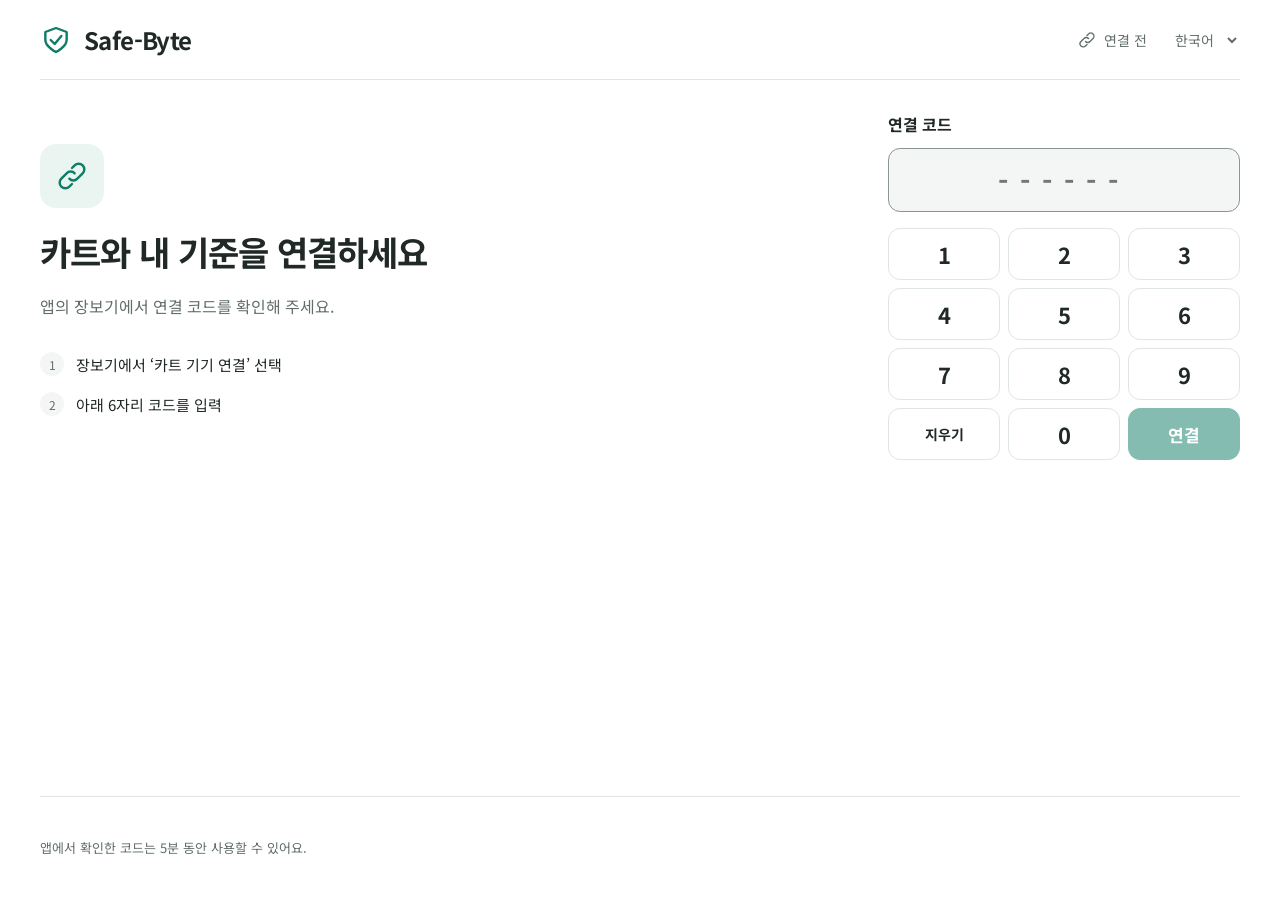
<file: V2/kiosk/index.html>
<!doctype html>
<html lang="ko">
<head>
  <meta charset="utf-8"><meta name="viewport" content="width=device-width,initial-scale=1">
  <title>Safe-Byte · Cart</title><link rel="stylesheet" href="styles.css">
</head>
<body><main id="app" aria-live="polite"></main><script src="app.js"></script></body>
</html>
</file>
<file: V2/kiosk/styles.css>
@font-face{font-family:Noto;src:url('../mobile/assets/fonts/NotoSansKR-Regular.ttf');font-weight:400;font-display:block}
@font-face{font-family:Noto;src:url('../mobile/assets/fonts/NotoSansKR-Bold.ttf');font-weight:700;font-display:block}
@font-face{font-family:Arabic;src:url('../mobile/assets/fonts/NotoSansArabic-Regular.ttf');font-display:block}
@font-face{font-family:NotoJP;src:url('../mobile/assets/fonts/NotoSansJP-Regular.ttf');font-weight:400;font-display:block}
@font-face{font-family:NotoJP;src:url('../mobile/assets/fonts/NotoSansJP-Bold.ttf');font-weight:700;font-display:block}
@font-face{font-family:NotoSC;src:url('../mobile/assets/fonts/NotoSansSC-Regular.ttf');font-weight:400;font-display:block}
@font-face{font-family:NotoSC;src:url('../mobile/assets/fonts/NotoSansSC-Bold.ttf');font-weight:700;font-display:block}
[lang=ja] body{font-family:NotoJP,Noto,Arabic,sans-serif}[lang=zh] body{font-family:NotoSC,Noto,Arabic,sans-serif}
:root{--ink:#202925;--muted:#626e68;--teal:#0e7c66;--line:#dfe5e2;--soft:#f4f6f5;--safe:#2f7d5b;--caution:#906018;--danger:#b54848}
*{box-sizing:border-box}body{margin:0;background:#fff;color:var(--ink);font-family:Noto,Arabic,sans-serif;font-size:16px}button,input,select{font:inherit}button,select{cursor:pointer}button{min-height:56px;border-radius:12px;border:1px solid var(--line);background:white;color:var(--ink);padding:0 24px;font-weight:700}button:hover{background:var(--soft)}button:focus-visible,select:focus-visible,input:focus-visible{outline:3px solid var(--teal);outline-offset:3px}button:disabled{opacity:.5;cursor:default}.primary{background:var(--teal);color:white;border-color:var(--teal)}.primary:hover{background:#096652}.secondary{border:0;color:var(--teal)}svg{width:24px;height:24px;fill:none;stroke:currentColor;stroke-width:1.8;stroke-linecap:round;stroke-linejoin:round;flex:none}#app{height:100dvh;min-height:600px;display:flex;flex-direction:column;max-width:1440px;margin:auto}header{height:80px;flex:none;margin:0 40px;border-bottom:1px solid var(--line);display:flex;align-items:center;justify-content:space-between}.brand{font-size:24px;font-weight:700;letter-spacing:-.6px;display:flex;gap:12px;align-items:center}.brand svg{color:var(--teal);width:32px;height:32px}.header-end{display:flex;align-items:center;gap:24px;color:var(--muted);font-size:14px}select{min-height:48px;max-width:132px;background:white;border:0;color:var(--muted)}.connection{display:flex;gap:8px;align-items:center}.connection svg{width:18px;height:18px}.content{flex:1;min-height:0;padding:32px 40px;display:flex;gap:48px;align-items:center}.intro{flex:1;align-self:stretch;padding-top:32px}.intro h1{font-size:34px;letter-spacing:-1px;line-height:1.4;margin:20px 0 16px}.intro p{color:var(--muted);line-height:1.8;margin:0;max-width:430px}.symbol{display:flex;align-items:center;justify-content:center;width:64px;height:64px;border-radius:16px;background:#eaf4f0;color:var(--teal)}.symbol svg{width:32px;height:32px}.steps{margin-top:32px;display:grid;gap:16px;font-size:15px}.step{display:flex;gap:12px;align-items:center}.step span{height:24px;width:24px;border-radius:50%;background:var(--soft);display:grid;place-items:center;font-size:12px;color:var(--muted)}.code-panel{width:352px;align-self:stretch}.code-panel label{display:block;font-weight:700;margin-bottom:12px}.code-panel input{width:100%;height:64px;text-align:center;letter-spacing:12px;font-size:28px;font-weight:700;color:var(--ink);border:1px solid #8a9690;border-radius:12px;background:var(--soft);direction:ltr}.keypad{display:grid;grid-template-columns:repeat(3,1fr);gap:8px;margin-top:16px}.keypad button{font-size:22px;min-height:52px;padding:0}.keypad .erase{font-size:14px}.keypad .primary{font-size:17px}.section-label{color:var(--muted);font-size:14px;margin:0 0 12px}.criteria{display:flex;flex-wrap:wrap;gap:8px;margin:16px 0 24px}.chip{padding:8px 12px;border-radius:8px;background:var(--soft);font-size:15px}.capture-art{width:420px;height:280px;border-radius:16px;background:var(--soft);display:grid;place-items:center;position:relative}.frame{position:relative;width:320px;height:200px;display:grid;place-items:center}.frame::before,.frame::after{content:'';position:absolute;inset:0;border:2px solid var(--teal);border-radius:12px;clip-path:polygon(0 0,12% 0,12% 4%,88% 4%,88% 0,100% 0,100% 20%,98% 20%,98% 80%,100% 80%,100% 100%,88% 100%,88% 96%,12% 96%,12% 100%,0 100%,0 80%,2% 80%,2% 20%,0 20%)}.frame>svg{width:64px;height:64px;color:var(--teal)}footer{height:104px;flex:none;margin:0 40px;border-top:1px solid var(--line);display:flex;align-items:center;justify-content:space-between;gap:24px}footer p{font-size:13px;color:var(--muted);max-width:550px;line-height:1.7}footer .primary{min-width:264px}.preview-area{flex:1;background:var(--soft);height:300px;border-radius:16px;display:grid;place-items:center}.preview-area .frame{width:400px;height:244px}.label-sample{width:340px;padding:24px;background:white;border:1px solid var(--line);font-size:14px;line-height:1.8}.label-sample strong{display:block;font-size:18px;margin-bottom:12px}.preview-copy{width:310px}.preview-copy h1{font-size:30px;margin:0 0 16px;line-height:1.5}.preview-copy p{line-height:1.8;color:var(--muted)}.status-content{gap:64px}.verdict{width:380px;text-align:center}.status-symbol{width:88px;height:88px;border-radius:50%;margin:0 auto 20px;display:grid;place-items:center;background:var(--status-bg);color:var(--status)}.status-symbol svg{height:44px;width:44px}.verdict h1{font-size:56px;line-height:1.2;color:var(--status);margin:0 0 16px;letter-spacing:-1px}.verdict p{margin:0;font-size:20px;font-weight:700;line-height:1.6}.evidence{flex:1;align-self:center;background:var(--soft);padding:8px 24px;border-radius:16px}.evidence-row{display:flex;align-items:center;gap:16px;padding:24px 0;min-height:100px}.evidence-row+.evidence-row{border-top:1px solid var(--line)}.evidence-row svg{color:var(--muted)}.evidence-row p{margin:0 0 6px;color:var(--muted);font-size:14px}.evidence-row strong{font-size:20px}.safe{--status:var(--safe);--status-bg:#eef6f1}.caution{--status:var(--caution);--status-bg:#fbf4e8}.danger{--status:var(--danger);--status-bg:#fbefef}.hint{font-size:12px;color:var(--muted)}[dir=rtl]{font-family:Arabic,Noto,sans-serif}
@media(max-width:800px){#app{height:auto;min-height:100dvh}header{margin:0 24px}.content{flex-wrap:wrap;padding:24px;gap:24px}.intro{padding-top:0}.code-panel,.capture-art,.preview-area,.preview-copy,.verdict,.evidence{width:100%;flex:auto}.frame,.preview-area .frame{max-width:90%}footer{margin:0 24px;height:auto;padding:24px 0;flex-wrap:wrap}footer .primary{width:100%}.header-end{gap:8px}.connection{display:none}}
@media(prefers-reduced-motion:reduce){*{scroll-behavior:auto}}
</file>
